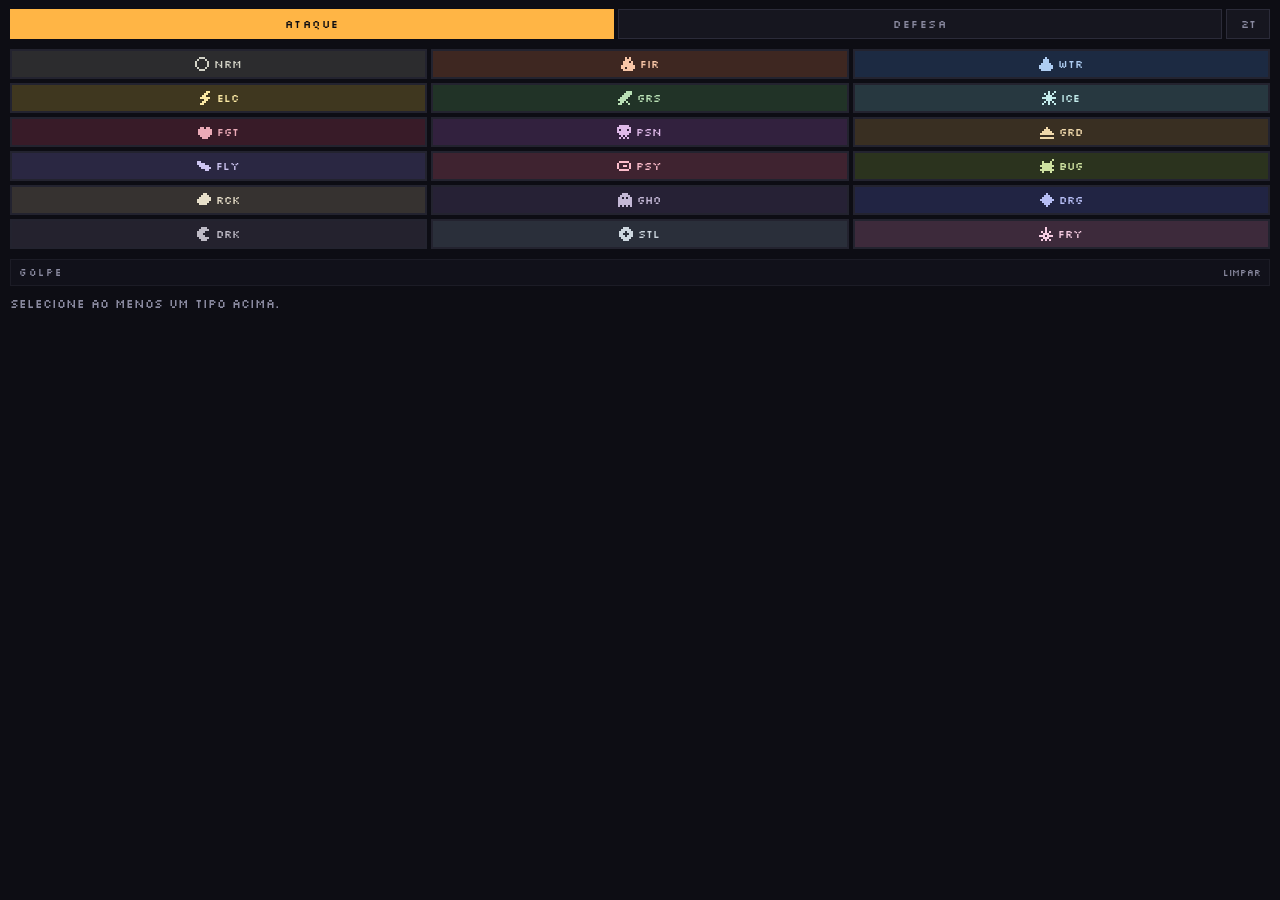
<file: index.html>
<!DOCTYPE html>
<html lang="pt-BR">

<head>
    <meta charset="UTF-8">
    <meta name="viewport" content="width=device-width, initial-scale=1.0">
    <title>Calculadora de Matchups de Tipo</title>
    <link rel="stylesheet" href="pixel-theme.css">
    <link rel="stylesheet" href="components/type-tag.css">
    <link rel="stylesheet" href="components/update-notice.css">
    <style>
        * { box-sizing: border-box; }
        body { margin: 0; background: var(--px-bg); color: var(--px-text); font-family: var(--px-font-body); font-size: 12px; padding: 9px 10px 14px; }
        .calc-screen { display: flex; flex-direction: column; gap: 10px; }
        .mode-row { display: flex; gap: 4px; }
        .mode-btn { flex: 1; padding: 7px 0; letter-spacing: 1.5px; }
        #include-dual { width: 44px; }
        #include-dual[aria-pressed="true"] { background: var(--px-accent); border-color: var(--px-accent); color: var(--px-on-dark); }
        .type-grid { display: grid; grid-template-columns: repeat(3, 1fr); gap: 4px; }
        .type-cell { height: 30px; display: flex; align-items: center; justify-content: center; gap: 5px; border: 2px solid var(--px-border); padding: 0; cursor: pointer; font-family: var(--px-font-mono); font-size: 11px; }
        .type-cell.selected { border-color: var(--px-accent); }
        .target-row { display: flex; align-items: center; gap: 6px; padding: 6px 8px; background: var(--px-bg-card); border: 1px solid var(--px-line); }
        .target-chips { display: flex; gap: 4px; flex: 1; }
        .clear-btn { font-family: var(--px-font-mono); font-size: 9px; background: none; border: none; color: var(--px-text-dim); padding: 0; cursor: pointer; }
        .hint { color: var(--px-text-dim); margin: 0; }
        #results { display: none; }
        .calc-rows { display: flex; flex-direction: column; gap: 7px; }
        .calc-row { display: flex; align-items: flex-start; gap: 7px; }
        .calc-mult { width: 38px; flex: 0 0 auto; font-family: var(--px-font-mono); font-size: 12px; padding: 7px 0; text-align: center; }
        .calc-types { flex: 1; display: flex; flex-wrap: wrap; gap: 4px; align-items: center; }
        .calc-more { font-family: var(--px-font-mono); font-size: 10px; color: var(--px-text-dim); padding: 4px 6px; background: var(--px-bg-btn2); }
    </style>
</head>

<body class="px-scroll">
    <div class="calc-screen">
        <div class="mode-row">
            <button type="button" class="px-btn mode-btn active" id="mode-ataque" data-mode="ataque" data-tip="Dano que o golpe selecionado causa em cada tipo defensor.">ATAQUE</button>
            <button type="button" class="px-btn mode-btn" id="mode-defesa" data-mode="defesa" data-tip="Dano que cada tipo de golpe causa no defensor selecionado.">DEFESA</button>
            <button type="button" class="px-btn" id="include-dual" aria-pressed="false" data-tip="Incluir combinações de dois tipos (ex: Água/Voador)">2T</button>
        </div>
        <div class="type-grid" id="type-grid"></div>
        <div class="target-row" data-tip="" id="target-row">
            <span class="px-label" id="target-label">GOLPE</span>
            <div class="target-chips" id="target-chips"></div>
            <button type="button" class="clear-btn" id="clear-selection">LIMPAR</button>
        </div>
        <p class="hint" id="hint">Selecione ao menos um tipo acima.</p>
        <div id="results"><div id="results-body"></div></div>
    </div>

    <script src="data/extension-storage.js"></script>
    <script src="components/tooltip.js"></script>
    <script src="components/update-notice.js"></script>
    <script src="components/pixel-icon.js"></script>
    <script src="components/type-tag.js"></script>
    <script src="components/type-chart-data.js"></script>
    <script src="components/shortcut-forwarder.js"></script>
    <script src="app.js"></script>

</body>

</html>
</file>
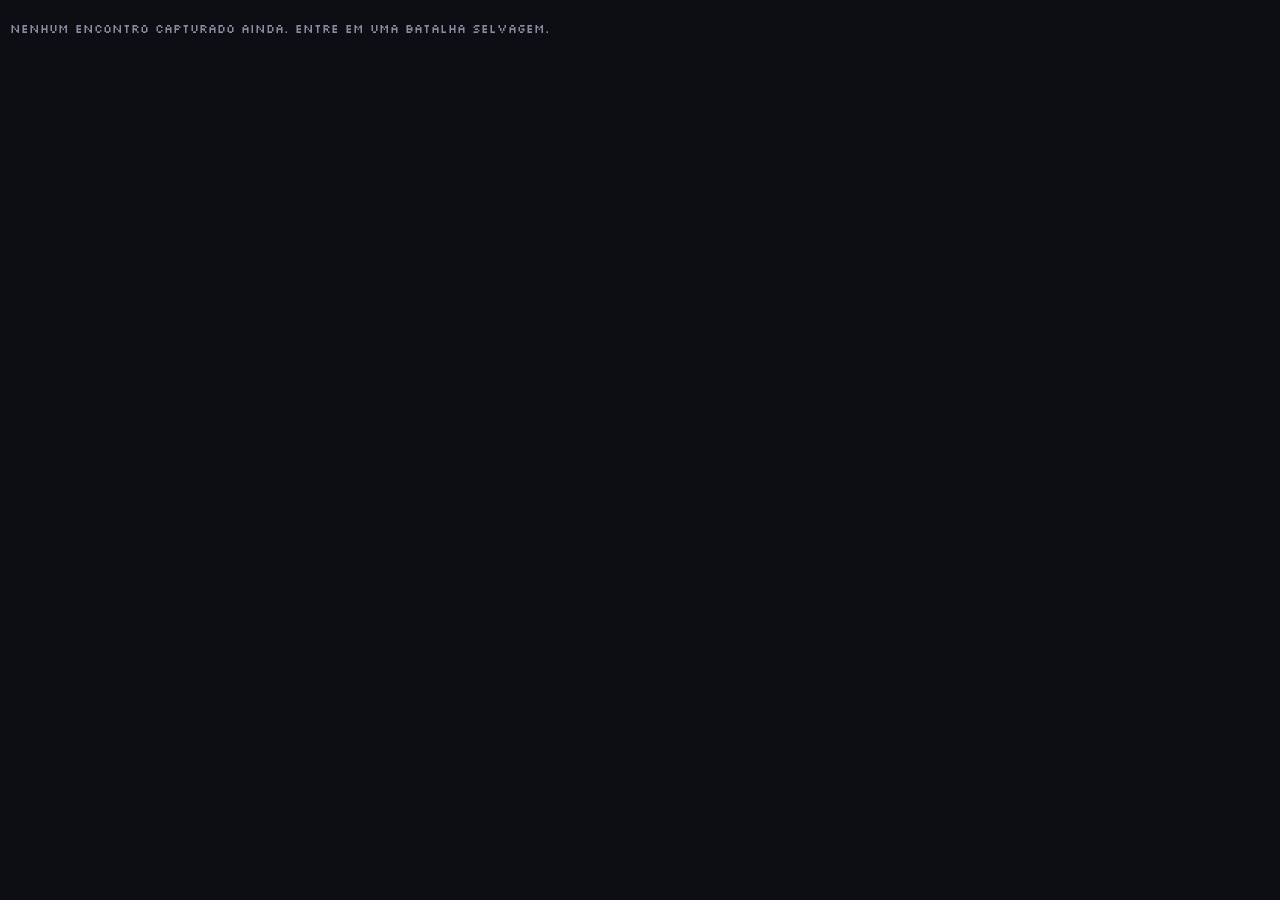
<file: battle.html>
<!DOCTYPE html>
<html lang="pt-BR">

<head>
    <meta charset="UTF-8">
    <title>Encontro atual</title>
    <link rel="stylesheet" href="pixel-theme.css">
    <link rel="stylesheet" href="components/nature-effect.css">
    <link rel="stylesheet" href="components/update-notice.css">
    <link rel="stylesheet" href="components/type-tag.css">
    <style>
        * { box-sizing: border-box; }
        body {
            margin: 0; background: var(--px-bg); color: var(--px-text);
            font-family: var(--px-font-body); font-size: 12px;
            padding: 9px 10px 14px;
        }
        .enc-screen { display: flex; flex-direction: column; gap: 10px; }
        .enc-head { display: flex; align-items: flex-start; gap: 9px; }
        .enc-sprite {
            width: 60px; height: 60px; flex: 0 0 auto;
            background: repeating-linear-gradient(45deg, #1a1a24 0 4px, #15151e 4px 8px);
            box-shadow: inset 0 0 0 1px var(--px-border);
            display: flex; align-items: center; justify-content: center;
            font-family: var(--px-font-mono); font-size: 7px; color: #4a4a5c;
        }
        img.enc-sprite { object-fit: contain; padding: 2px; }
        .enc-id { flex: 1; min-width: 0; display: flex; flex-direction: column; gap: 5px; }
        .enc-name-row { display: flex; align-items: baseline; gap: 6px; }
        .enc-name { font-family: var(--px-font-mono); font-size: 15px; font-weight: 700; color: var(--px-text-hi); letter-spacing: .5px; white-space: nowrap; overflow: hidden; text-overflow: ellipsis; text-transform: uppercase; }
        .enc-level { font-size: 16px; color: var(--px-text-dim); white-space: nowrap; }
        .enc-gender-f { color: var(--px-female); font-size: 17px; }
        .enc-gender-m { color: var(--px-male); font-size: 17px; }
        .enc-types { display: flex; gap: 4px; }
        .enc-hp { display: flex; align-items: center; gap: 7px; }
        .enc-hp-track { flex: 1; height: 10px; background: var(--px-bg-track); box-shadow: inset 0 0 0 1px #26263a; position: relative; overflow: hidden; }
        .enc-hp-fill { position: absolute; left: 0; top: 0; bottom: 0; background: var(--px-good); }
        .enc-hp-fill[data-level="mid"] { background: var(--px-mid); }
        .enc-hp-fill[data-level="low"] { background: var(--px-bad); }
        .enc-hp-label { font-family: var(--px-font-mono); font-size: 10px; color: var(--px-text-dim); }
        .meta-grid { display: grid; grid-template-columns: 1fr 1fr; gap: 1px; background: var(--px-line); border: 1px solid var(--px-line); }
        .meta-cell { background: var(--px-bg-card); padding: 5px 7px; display: flex; flex-direction: column; gap: 1px; min-width: 0; }
        .meta-key { font-family: var(--px-font-mono); font-size: 8px; color: var(--px-text-dim); letter-spacing: .5px; white-space: nowrap; overflow: hidden; text-overflow: ellipsis; }
        .meta-val { font-size: 12px; line-height: 1.25; white-space: nowrap; overflow: hidden; text-overflow: ellipsis; color: var(--px-text-val); }
        .section { display: flex; flex-direction: column; gap: 5px; }
        .section-head { display: flex; align-items: center; gap: 7px; }
        .section-head .px-label { white-space: nowrap; }
        .section-head::after { content: ''; flex: 1; height: 1px; background: var(--px-line); }
        .section-head .head-extra { font-family: var(--px-font-mono); font-size: 10px; }
        .ivs-grid6 { display: grid; grid-template-columns: repeat(6, 1fr); gap: 3px; }
        .iv-cell { display: flex; flex-direction: column; align-items: center; gap: 3px; background: var(--px-bg-card); padding: 4px 0; }
        .iv-key { font-family: var(--px-font-mono); font-size: 11px; color: var(--px-text-soft); }
        .iv-cell .px-bar { width: 78%; }
        .iv-num { font-family: var(--px-font-mono); font-size: 12px; line-height: 1; }
        .iv-stat { font-size: 12px; line-height: 1; color: var(--px-text-val); }
        .best-box { border: 1px solid var(--px-best-border); background: linear-gradient(#1b1509, #15110a); padding: 7px 9px; display: flex; flex-direction: column; gap: 6px; }
        .best-head { display: flex; align-items: center; gap: 7px; font-family: var(--px-font-mono); font-size: 10px; color: var(--px-accent); letter-spacing: 1.5px; }
        .best-head::after { content: ''; flex: 1; height: 1px; background: var(--px-best-border); }
        .best-row { display: flex; align-items: center; gap: 7px; }
        .best-mon { font-family: var(--px-font-mono); font-size: 11px; color: var(--px-text-hi); white-space: nowrap; overflow: hidden; text-overflow: ellipsis; text-transform: uppercase; }
        .best-detail { flex: 1; min-width: 0; display: flex; flex-direction: column; gap: 3px; }
        .best-line { display: flex; align-items: center; justify-content: space-between; flex-wrap: wrap; gap: 6px; }
        .best-badges { display: flex; align-items: center; gap: 4px; }
        .best-badge { font-family: var(--px-font-mono); font-size: 10px; padding: 3px 6px; }
        .badge-neutral { background: var(--px-bg-badge); color: var(--px-text-val); }
        .badge-stab { background: var(--px-best-border); color: var(--px-accent); }
        .slot-num { width: 16px; height: 16px; flex: 0 0 auto; display: flex; align-items: center; justify-content: center; background: rgba(0,0,0,.35); font-family: var(--px-font-mono); font-size: 9px; }
        .chip-row { display: flex; flex-wrap: wrap; gap: 3px; }
        .move-item { background: var(--px-bg-card); display: flex; flex-direction: column; }
        .move-main { display: flex; align-items: center; gap: 7px; padding: 5px 7px; }
        .move-type-box { width: 26px; height: 26px; flex: 0 0 auto; display: flex; align-items: center; justify-content: center; }
        .move-info { flex: 1; min-width: 0; display: flex; flex-direction: column; gap: 1px; }
        .move-name { flex: 1 1 auto; min-width: 0; font-size: 12px; line-height: 1.1; white-space: nowrap; overflow: hidden; text-overflow: ellipsis; }
        .move-name-row { display: flex; align-items: center; gap: 5px; min-width: 0; }
        .move-seen { flex: 0 0 auto; font-family: var(--px-font-mono); font-size: 8px; letter-spacing: .5px; color: var(--px-good); border: 1px solid var(--px-good); padding: 1px 4px; }
        .move-sub { font-size: 11px; line-height: 1.1; }
        .move-mult { font-family: var(--px-font-mono); font-size: 11px; padding: 3px 5px; }
        .move-expand { width: 26px; height: 26px; flex: 0 0 auto; background: var(--px-bg-track); border: 1px solid var(--px-border-btn); color: var(--px-text-val); font-family: var(--px-font-mono); font-size: 11px; padding: 0; cursor: pointer; }
        .move-expand.open { background: var(--px-accent); color: var(--px-on-dark); }
        .move-detail { display: flex; flex-direction: column; gap: 4px; padding: 0 7px 8px; }
        .eff-row { display: flex; align-items: flex-start; gap: 6px; }
        .eff-mult { width: 34px; flex: 0 0 auto; font-family: var(--px-font-mono); font-size: 11px; padding: 5px 0; text-align: center; }
        .eff-types { flex: 1; display: flex; flex-wrap: wrap; gap: 3px; }
        .status-note { font-size: 12px; color: #9a9ab0; }
        .rows { display: flex; flex-direction: column; }
        .row { display: flex; justify-content: space-between; gap: 10px; padding: 4px 0; border-bottom: 1px solid var(--px-line); }
        .row:last-child { border-bottom: none; }
        .row .label { color: var(--px-text-dim); }
        .row .value { text-align: right; color: var(--px-text-val); }
        .ball-rate { color: var(--px-male); }
        .stage.up { color: var(--px-good); }
        .stage.down { color: var(--px-bad); }
        .gotcha { padding: 12px; text-align: center; }
        .gotcha-badge { display: inline-block; padding: 9px 14px; background: var(--px-good); color: var(--px-on-dark); font-family: var(--px-font-mono); }
        .empty { color: var(--px-text-dim); }
    </style>
</head>

<body>
    <div id="content">
        <p class="empty">Nenhum encontro capturado ainda. Entre em uma batalha selvagem.</p>
    </div>
    <script src="data/extension-storage.js"></script>
    <script src="data/constants.js"></script>
    <script src="components/tooltip.js"></script>
    <script src="components/update-notice.js"></script>
    <script src="components/nature-effect.js"></script>
    <script src="components/ability-info.js"></script>
    <script src="components/iv-evaluation.js"></script>
    <script src="components/catch-rate.js"></script>
    <script src="components/pixel-icon.js"></script>
    <script src="components/type-tag.js"></script>
    <script src="components/type-chart-data.js"></script>
    <script src="data/move-types.js"></script>
    <script src="data/move-status.js"></script>
    <script src="data/move-details.js"></script>
    <script src="components/shortcut-forwarder.js"></script>
    <script src="battle.js"></script>
</body>

</html>
</file>
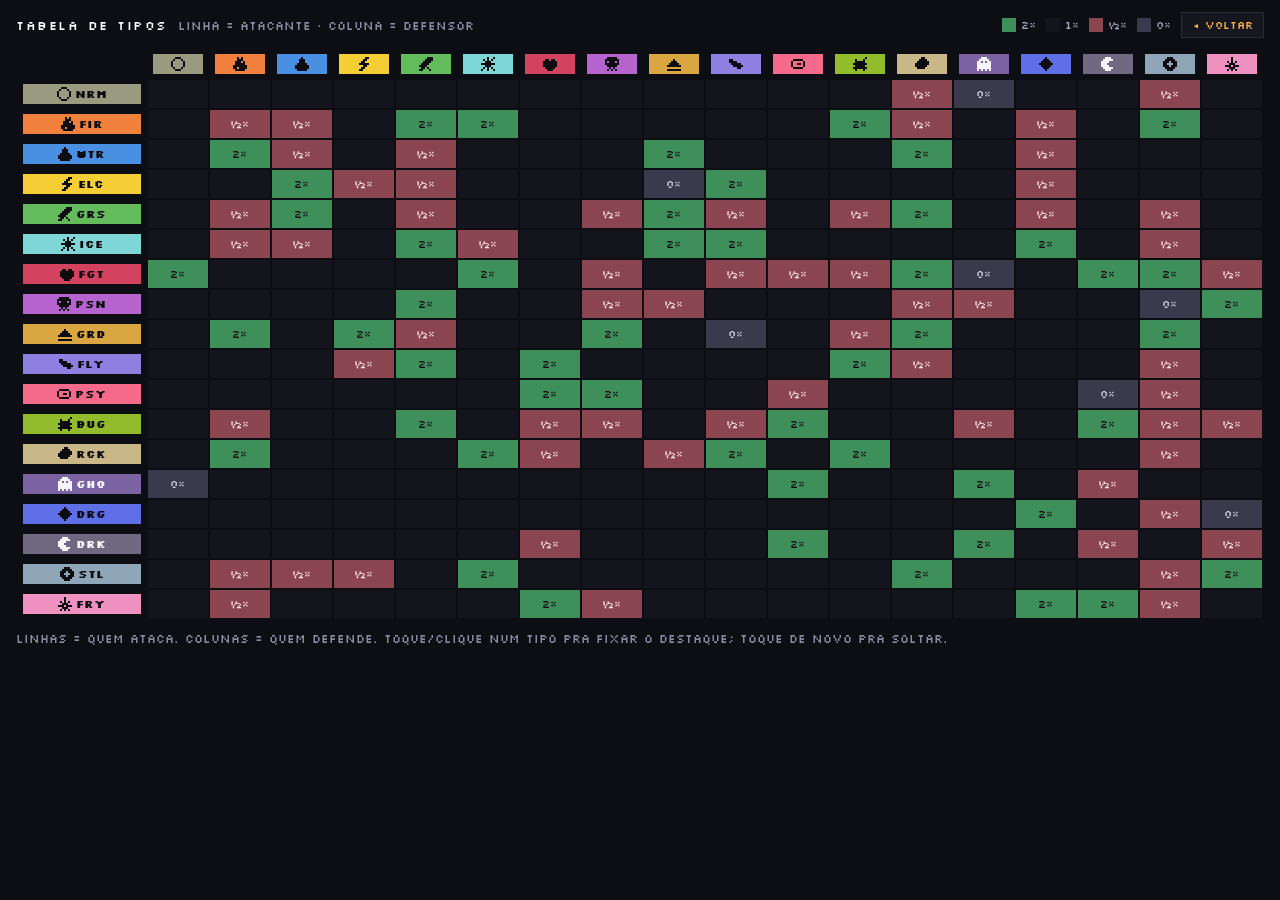
<file: chart.html>
<!DOCTYPE html>
<html lang="pt-BR">

<head>
    <meta charset="UTF-8">
    <meta name="viewport" content="width=device-width, initial-scale=1.0">
    <title>Tabela de Tipos</title>
    <link rel="stylesheet" href="pixel-theme.css">
    <link rel="stylesheet" href="components/type-tag.css">
    <link rel="stylesheet" href="components/update-notice.css">
    <style>
        * {
            box-sizing: border-box;
        }

        body {
            margin: 0;
            background: var(--px-bg);
            color: var(--px-text);
            font-family: var(--px-font-body);
            font-size: 12px;
            padding: 12px 16px 16px;
        }

        /* ---- barra de topo ---- */
        .chart-top {
            display: flex;
            align-items: center;
            gap: 10px;
            flex-wrap: wrap;
            margin-bottom: 10px;
        }

        .chart-title {
            font-family: var(--px-font-mono);
            font-size: 13px;
            letter-spacing: 1.5px;
            color: var(--px-text-hi);
            white-space: nowrap;
        }

        .chart-caption {
            font-size: 12px;
            color: var(--px-text-dim);
            flex: 1;
            min-width: 0;
            white-space: nowrap;
            overflow: hidden;
            text-overflow: ellipsis;
        }

        .chart-legend {
            display: flex;
            gap: 10px;
            align-items: center;
            font-family: var(--px-font-mono);
            font-size: 11px;
            color: var(--px-text-soft);
        }

        .legend-item {
            display: flex;
            align-items: center;
            gap: 5px;
        }

        .legend-swatch {
            width: 14px;
            height: 14px;
            display: inline-block;
        }


        /* ---- tabela completa interativa ---- */
        .chart-scroll {
            overflow-x: auto;
        }

        table.type-chart {
            border-collapse: separate;
            border-spacing: 2px;
            /* no modo full a tabela ocupa toda a área disponível em vez de
               encolher pro conteúdo e deixar um vazio à direita */
            width: 100%;
        }

        table.type-chart th,
        table.type-chart td {
            text-align: center;
            padding: 4px 5px;
            font-family: var(--px-font-mono);
            font-size: 11px;
            border: 0;
            transition: opacity .1s;
        }

        table.type-chart th.corner,
        table.type-chart th.col-head,
        table.type-chart th.row-head {
            position: sticky;
            background: var(--px-bg);
        }

        table.type-chart th.corner {
            top: 0;
            left: 0;
            z-index: 3;
        }

        table.type-chart th.col-head {
            top: 0;
            z-index: 2;
            cursor: pointer;
        }

        table.type-chart th.row-head {
            left: 0;
            z-index: 1;
            cursor: pointer;
        }

        .chart-cell.mult-1 {
            background: var(--px-bg-cell);
            color: transparent;
        }

        table.type-chart td.dim,
        table.type-chart th.dim {
            opacity: 0.28;
        }

        table.type-chart td.hl,
        table.type-chart th.hl {
            outline: 2px solid var(--px-accent);
            outline-offset: -2px;
        }





        .hint {
            color: var(--px-text-dim);
            font-size: 12px;
            line-height: 1.5;
            margin: 10px 0 0;
        }
    </style>
</head>

<body class="px-scroll">
    <div class="chart-top">
        <span class="chart-title">TABELA DE TIPOS</span>
        <span class="chart-caption" id="chart-caption">linha = atacante · coluna = defensor</span>
        <span class="chart-legend">
            <span class="legend-item"><span class="legend-swatch mult-2"></span>2×</span>
            <span class="legend-item"><span class="legend-swatch" style="background:#14141d"></span>1×</span>
            <span class="legend-item"><span class="legend-swatch mult-0-5"></span>½×</span>
            <span class="legend-item"><span class="legend-swatch mult-0"></span>0×</span>
        </span>
        <button type="button" class="px-btn px-btn-accent" id="chart-back">◂ VOLTAR</button>
    </div>


    <div class="chart-scroll">
        <table class="type-chart" id="type-chart"></table>
    </div>
    <p class="hint">Linhas = quem ataca. Colunas = quem defende. Toque/clique num tipo pra fixar o destaque; toque de
        novo pra soltar.</p>

    <script src="data/extension-storage.js"></script>
    <script src="components/tooltip.js"></script>
    <script src="components/update-notice.js"></script>
    <script src="components/pixel-icon.js"></script>
    <script src="components/type-tag.js"></script>
    <script src="components/type-chart-data.js"></script>
    <script src="components/shortcut-forwarder.js"></script>
    <script src="chart.js"></script>

</body>

</html>
</file>
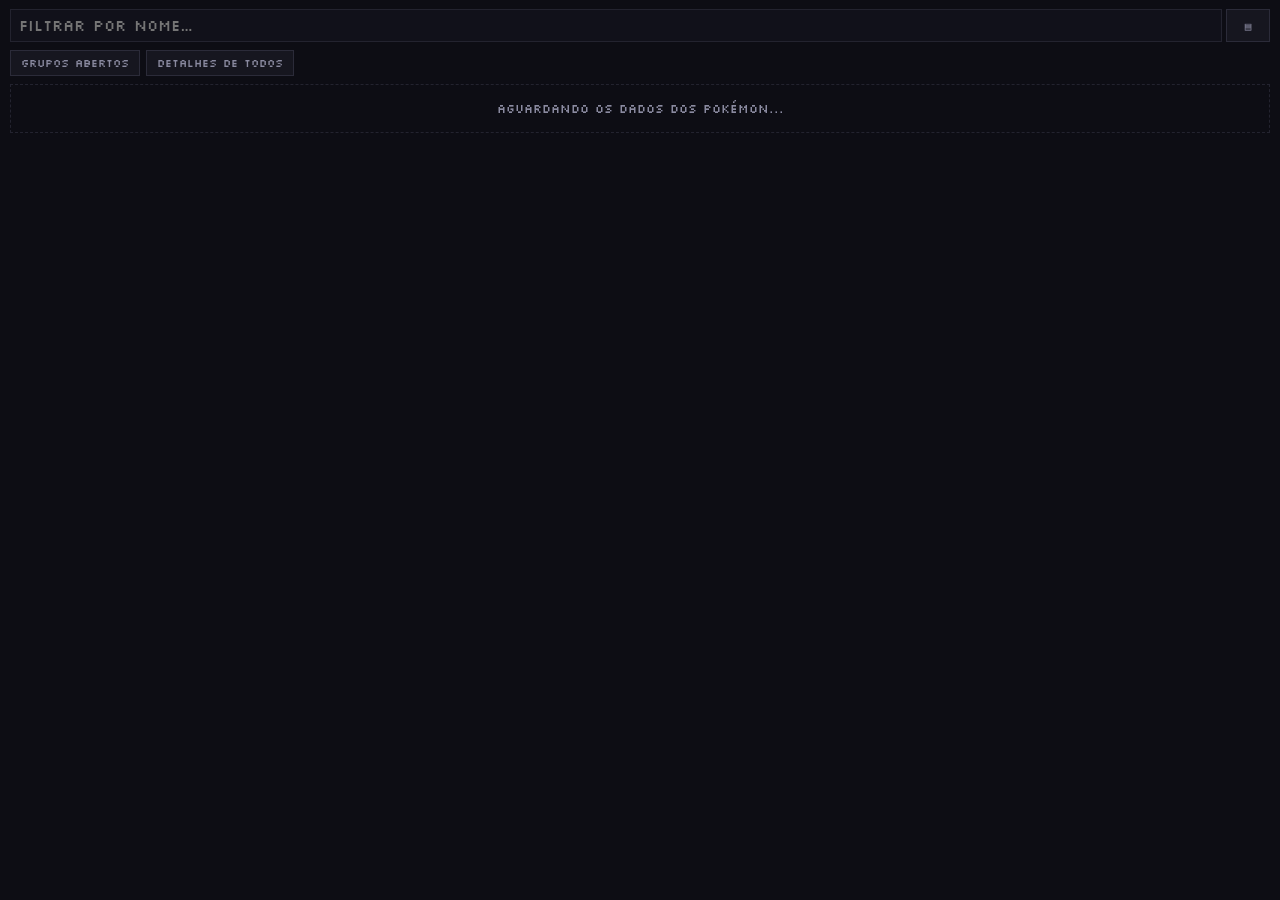
<file: myPokemons.html>
<!DOCTYPE html>
<html lang="pt-BR">
<head>
    <meta charset="UTF-8">

    <meta
        name="viewport"
        content="width=device-width, initial-scale=1.0"
    >

    <title>Meus Pokémon</title>

    <link
        rel="stylesheet"
        href="pixel-theme.css"
    >

    <link rel="stylesheet" href="components/type-tag.css">
    <link rel="stylesheet" href="components/nature-effect.css">
    <link rel="stylesheet" href="components/pokemon-filters.css">
    <link rel="stylesheet" href="components/update-notice.css">

    <style>
        * { box-sizing: border-box; }
        body { margin: 0; padding: 9px 10px 14px; background: var(--px-bg); color: var(--px-text); font-family: var(--px-font-body); font-size: 12px; }
        .page-container { width: 100%; }
        .pokemon-toolbar { display: grid; gap: 8px; margin-bottom: 8px; }
        .pokemon-toolbar-main { display: grid; grid-template-columns: minmax(0, 1fr) 44px; gap: 4px; }
        /* linha com os dois botões de expandir tudo (grupos + fita não faz
           parte do CSS base do brief — precisa de um wrapper pra ficarem
           lado a lado, já que .pokemon-toolbar só empilha filhos diretos) */
        .pokemon-toolbar-actions { display: flex; gap: 6px; flex-wrap: wrap; }
        .px-btn[aria-pressed="true"] { background: var(--px-accent); border-color: var(--px-accent); color: var(--px-on-dark); }

        .pokemon-group-toggle { display: flex; align-items: center; gap: 7px; width: 100%; border: 0; background: none; color: inherit; font: inherit; padding: 0; cursor: pointer; }
        .group-title { font-family: var(--px-font-mono); font-size: 10px; color: var(--px-accent); letter-spacing: 1.5px; text-transform: uppercase; }
        .group-rule { flex: 1; height: 1px; background: var(--px-line); }
        .group-counter { font-family: var(--px-font-mono); font-size: 10px; color: var(--px-text-dim); }
        .pokemon-group { margin-bottom: 8px; }

        .pokemon-list { display: grid; grid-template-columns: repeat(auto-fill, minmax(260px, 1fr)); align-items: start; gap: 6px; margin: 6px 0 12px; }
        .pokemon-card { background: var(--px-bg-card); border: 1px solid var(--px-line); border-left: 4px solid var(--card-type-color, var(--px-border)); padding: 6px 8px; display: flex; flex-direction: column; gap: 7px; min-width: 0; }
        .pokemon-card-toggle { display: flex; align-items: center; gap: 8px; width: 100%; border: 0; background: none; color: inherit; font: inherit; text-align: left; padding: 0; cursor: pointer; }
        .pokemon-icon { width: 38px; height: 38px; flex: 0 0 auto; background: repeating-linear-gradient(45deg, #1a1a24 0 4px, #15151e 4px 8px); box-shadow: inset 0 0 0 1px var(--px-border); object-fit: contain; display: flex; align-items: center; justify-content: center; }
        .pokemon-id-col { flex: 1; min-width: 0; display: flex; flex-direction: column; gap: 4px; }
        .pokemon-name { font-family: var(--px-font-mono); font-size: 11px; color: #f0f0f6; display: flex; align-items: baseline; gap: 5px; min-width: 0; }
        .pokemon-name-text { min-width: 0; overflow: hidden; text-overflow: ellipsis; white-space: nowrap; text-transform: uppercase; }
        .pokemon-gender-f { color: var(--px-female); }
        .pokemon-gender-m { color: var(--px-male); }
        .pokemon-chips { display: flex; gap: 3px; }
        .pokemon-right { text-align: right; display: flex; flex-direction: column; gap: 3px; align-items: flex-end; }
        .pokemon-level { font-size: 12px; color: var(--px-text-val); }
        .pokemon-ivbar { display: flex; align-items: center; gap: 4px; }
        .pokemon-ivbar .px-bar { width: 34px; }
        .pokemon-ivbar-label { font-family: var(--px-font-mono); font-size: 9px; width: 34px; text-align: right; }
        .pokemon-details { display: flex; flex-direction: column; gap: 6px; padding-top: 6px; border-top: 1px solid var(--px-line); }
        .detail-row { display: flex; gap: 6px; min-width: 0; align-items: baseline; }
        .detail-key { font-family: var(--px-font-mono); font-size: 8px; color: var(--px-text-dim); width: 62px; flex: 0 0 auto; text-transform: uppercase; }
        .detail-val { font-size: 12px; color: var(--px-text-val); white-space: nowrap; overflow: hidden; text-overflow: ellipsis; min-width: 0; }
        /* habilidade injeta o ⓘ padrão (components/tooltip.js) —
           sem isso o ícone fica cortado pelo ellipsis da linha */
        .detail-val[data-ability] { overflow: visible; white-space: normal; }
        .nat-mod { font-family: var(--px-font-mono); font-size: 8px; padding: 2px 4px; background: var(--px-bg-btn2); }
        /* regras .iv-rating[data-rating] moradas em pixel-theme.css — battle.js
           também renderiza PokemonIvEvaluation.html(foe) e precisa delas. */
        .pokemon-iv-grid { display: grid; grid-template-columns: repeat(6, 1fr); gap: 3px; }
        .pokemon-iv { display: flex; flex-direction: column; align-items: center; gap: 2px; background: var(--px-bg-btn2); padding: 3px 0; }
        .pokemon-iv .k { font-family: var(--px-font-mono); font-size: 8px; color: var(--px-text-dim); }
        .pokemon-iv .v { font-family: var(--px-font-mono); font-size: 10px; }
        .moves-head { display: flex; align-items: center; gap: 7px; margin-top: 2px; }
        .moves-head::after { content: ''; flex: 1; height: 1px; background: var(--px-line); }
        .pokemon-move { display: flex; align-items: center; gap: 7px; background: var(--px-bg-btn2); padding: 4px 6px; }
        .pokemon-move-type { width: 24px; height: 24px; flex: 0 0 auto; display: flex; align-items: center; justify-content: center; }
        .pokemon-move-name { flex: 1; min-width: 0; font-size: 12px; white-space: nowrap; overflow: hidden; text-overflow: ellipsis; }
        .pokemon-move-category { font-family: var(--px-font-mono); font-size: 9px; }
        .pokemon-move-pp { font-family: var(--px-font-mono); font-size: 9px; color: var(--px-text-dim); width: 44px; text-align: right; }
        .empty { margin: 0; padding: 16px; border: 1px dashed var(--px-border); text-align: center; color: var(--px-text-dim); }
        [hidden] { display: none !important; }
        body.full .pokemon-list { grid-template-columns: repeat(auto-fill, minmax(300px, 1fr)); }
    </style>
</head>

<body>
    <main class="page-container">
        <div class="pokemon-toolbar">
            <div class="pokemon-toolbar-main">
                <input type="search" class="px-input pokemon-filter" id="pokemon-name-filter" placeholder="Filtrar por nome…" aria-label="Filtrar Pokémon por nome">
                <button type="button" class="px-btn pokemon-advanced-toggle" id="toggle-advanced-filters" aria-pressed="false" data-tip="Filtros avançados: tipo, nível, IVs, natureza, item, gênero.">▤</button>
            </div>
            <div class="pokemon-toolbar-actions">
                <button type="button" class="px-btn" id="expand-all-groups" aria-pressed="false" data-tip="Expande ou recolhe todos os grupos (Meu Time e Caixas) de uma vez.">GRUPOS ABERTOS</button>
                <button type="button" class="px-btn" id="expand-all-pokemon" aria-pressed="false" data-tip="Abre os detalhes de todos os Pokémon de uma vez. Cada grupo abre e fecha pelo próprio título.">DETALHES DE TODOS</button>
            </div>
            <div class="pokemon-advanced-filters" id="pokemon-advanced-filters" hidden></div>
        </div>

        <div id="content">
            <p class="empty">
                Aguardando os dados dos Pokémon...
            </p>
        </div>
    </main>

    <script src="data/extension-storage.js"></script>
    <script src="components/tooltip.js"></script>
    <script src="components/update-notice.js"></script>
    <script src="components/pixel-icon.js"></script>
    <script src="components/type-tag.js"></script>
    <script src="components/nature-effect.js"></script>
    <script src="components/ability-info.js"></script>
    <script src="components/iv-evaluation.js"></script>
    <script src="components/pokemon-filters.js"></script>
    <script src="data/constants.js"></script>
    <script src="components/shortcut-forwarder.js"></script>
    <script src="myPokemons.js"></script>
</body>
</html>
</file>
<file: pixel-theme.css>
@font-face {
    font-family: "Silkscreen";
    font-style: normal;
    font-weight: 400;
    font-display: swap;
    src: url("[data-uri]") format("woff2");
}

@font-face {
    font-family: "Silkscreen";
    font-style: normal;
    font-weight: 700;
    font-display: swap;
    src: url("[data-uri]") format("woff2");
}


/* --------------------------------------------------------------------- 
   Design system v2 (mockup 2026-08): tokens px-*, tipos, multiplicadores.
   Fonte: Silkscreen (corpo, labels e números).
--------------------------------------------------------------------- */
:root {
    --px-bg-bar: #08080d;
    --px-bg: #0d0d14;
    --px-bg-card: #11111a;
    --px-bg-btn: #12121b;
    --px-bg-cell: #14141d;
    --px-bg-btn2: #16161f;
    --px-bg-track: #1a1a24;
    --px-bg-badge: #2a2a36;
    --px-line: #1c1c26;
    --px-border: #23232f;
    --px-border-btn: #2b2b39;
    --px-border-tip: #3a3a4c;
    --px-text-hi: #ffffff;
    --px-text: #e6e6f0;
    --px-text-val: #c8c8dc;
    --px-text-soft: #a8a8c0;
    --px-text-dim: #8a8aa0;
    --px-on-dark: #0c0c11;
    --px-accent: #ffb545;
    --px-accent-hover: #ffd08a;
    --px-good: #63bb5b;
    --px-bad: #ea6f83;
    --px-female: #f56a8a;
    --px-male: #4a90e2;
    --px-mid: #d9a642;
    --px-best-border: #4a3a12;
    --px-font-body: 'Silkscreen', monospace;
    --px-font-mono: 'Silkscreen', monospace;
}

.px-label {
    font-family: var(--px-font-mono);
    font-size: 10px;
    color: var(--px-text-dim);
    letter-spacing: 1.5px;
    text-transform: uppercase;
}
.px-rule { display: flex; align-items: center; gap: 7px; }
.px-rule::after { content: ''; flex: 1; height: 1px; background: var(--px-line); }

.px-btn {
    font-family: var(--px-font-mono);
    font-size: 11px;
    background: var(--px-bg-btn2);
    border: 1px solid var(--px-border-btn);
    color: var(--px-text-dim);
    border-radius: 0;
    padding: 5px 10px;
    cursor: pointer;
}
.px-btn.active { background: var(--px-accent); border-color: var(--px-accent); color: var(--px-on-dark); }
.px-btn.px-btn-accent { color: var(--px-accent); }
.px-btn:disabled, .px-btn[aria-disabled="true"] { opacity: .4; cursor: not-allowed; }

.px-toggle {
    width: 40px; height: 22px;
    border: 1px solid var(--px-border-btn);
    background: var(--px-bg-btn2);
    padding: 0; display: flex; align-items: center; justify-content: flex-start;
    cursor: pointer;
}
.px-toggle::after { content: ''; width: 16px; height: 16px; margin: 0 2px; background: var(--px-text-dim); }
.px-toggle[aria-checked="true"] { background: #3f8f5a; justify-content: flex-end; }
.px-toggle[aria-checked="true"]::after { background: var(--px-on-dark); }

.px-bar { display: block; height: 5px; background: var(--px-bg-track); }
/* span inline ignora width/height — sem display block o preenchimento não renderiza */
.px-bar-fill { display: block; height: 100%; }

/* grade da avaliação de IVs (PokemonIvEvaluation.html) — usada tanto em
   myPokemons.html (card do Pokémon) quanto em battle.js (avaliação do
   oponente); cores mapeadas pros tokens px-* que batem com a paleta antiga */
.iv-rating[data-rating="ruim"] { color: var(--px-bad); }
.iv-rating[data-rating="medio"] { color: var(--px-mid); }
.iv-rating[data-rating="bom"] { color: var(--px-good); }
.iv-rating[data-rating="muito-bom"] { color: var(--px-male); }
.iv-rating[data-rating="excelente"] { color: var(--t-fairy); }

.px-input {
    background: var(--px-bg-card);
    border: 1px solid var(--px-border);
    color: var(--px-text);
    font-family: var(--px-font-body);
    font-size: 15px;
    padding: 6px 8px;
    border-radius: 0;
    outline: none;
}

.mult-4 { background: #2f9e5e; color: #0c0c11; }
.mult-2 { background: #3f8f5a; color: #0c0c11; }
.mult-1 { background: #2a2a36; color: #a8a8c0; }
.mult-0-5 { background: #8a4550; color: #ffe0e4; }
.mult-0-25 { background: #6e3540; color: #ffe0e4; }
.mult-0 { background: #3a3a4c; color: #cfcfe0; }

@keyframes px-blip { 0%, 100% { opacity: 1; } 50% { opacity: .35; } }
.px-blip { width: 6px; height: 6px; background: var(--px-good); animation: px-blip 1.6s steps(2, end) infinite; }

.px-scroll::-webkit-scrollbar { width: 7px; height: 7px; }
.px-scroll::-webkit-scrollbar-track { background: var(--px-bg); }
.px-scroll::-webkit-scrollbar-thumb { background: #2e2e3c; }


/* ---------------------------------------------------------------------
   Pixel Theme (legado) — restam apenas as classes "pxl-" ainda em uso
   por componentes que não foram migrados pro visual v2/px-*:
   .pxl-btn/.pxl-btn-sm/.pxl-input (components/pokemon-filters.js, via
   overrides escopados em pokemon-filters.css), .pxl-bubble (content.js)
   e .pxl-pokeball (myPokemons.js). O restante do tema legado (badges,
   painel, dialogue box, HP gauge, ícones) foi removido na task 9 por
   não ter mais consumidores. A fonte pixelada legada (usada só por essas
   classes) também foi trocada pro token --px-font-mono (Silkscreen), já
   que nenhum lugar mais precisava do glifo antigo — o @font-face grande
   dela foi removido junto.
--------------------------------------------------------------------- */

/* ---------------------------------------------------------------------
   Escala de tamanhos de texto — única fonte de verdade pra todo o app
   (index.html, battle.html, overlay do content.js), pra evitar valores
   soltos e inconsistentes entre telas.
--------------------------------------------------------------------- */
:root {
    --pxl-fs-2xs: 0.5rem;   /* números densos de tabela, notas aninhadas */
    --pxl-fs-xs: 0.58rem;   /* legendas/rótulos em caixa alta (h2 de painel, headers) */
    --pxl-fs-base: 0.7rem;  /* controles interativos (botões, inputs) */

    /* cores de tipo — usadas pelo componente de tag/pill (components/type-tag.js) */
    --t-normal: #9a9a80;
    --t-fire: #f0803c;
    --t-water: #4a90e2;
    --t-electric: #f5cd35;
    --t-grass: #63bb5b;
    --t-ice: #7fd6d6;
    --t-fighting: #d3425f;
    --t-poison: #b763cf;
    --t-ground: #d9a642;
    --t-flying: #8f7fe0;
    --t-psychic: #f56a8a;
    --t-bug: #92bc2c;
    --t-rock: #c9b787;
    --t-ghost: #7b62a3;
    --t-dragon: #5f6fe8;
    --t-dark: #6f6880;
    --t-steel: #8fa5b8;
    --t-fairy: #ee90c0;
}

/* ---- buttons ---- */
.pxl-btn {
    font-family: var(--px-font-mono);
    text-transform: uppercase;
    letter-spacing: 0.02em;
    font-size: var(--pxl-fs-base);
    line-height: 1.5;
    border: 3px solid #000;
    border-radius: 0;
    background: #3a3f52;
    color: #e8e9ee;
    box-shadow: 3px 3px 0 0 #000;
    padding: 10px 14px;
    cursor: pointer;
    image-rendering: pixelated;
    transition: transform .05s linear, box-shadow .05s linear, filter .1s linear;
}

.pxl-btn:hover:not(:disabled) {
    filter: brightness(1.12);
}

.pxl-btn:active:not(:disabled) {
    transform: translate(3px, 3px);
    box-shadow: 0 0 0 0 #000;
}

.pxl-btn:disabled {
    opacity: .45;
    cursor: not-allowed;
    filter: none;
}

.pxl-btn-sm {
    padding: 8px 9px;
    font-size: var(--pxl-fs-2xs);
    box-shadow: 2px 2px 0 0 #000;
    border-width: 2px;
}

.pxl-btn-sm:active:not(:disabled) {
    transform: translate(2px, 2px);
}

/* ---- round pixel bubble (hard-edged corners via clip-path) ---- */
.pxl-bubble {
    width: 100%;
    height: 100%;
    border: 3px solid #000;
    background: #21242f;
    color: #e8e9ee;
    cursor: pointer;
    display: flex;
    align-items: center;
    justify-content: center;
    font-size: 20px;
    clip-path: polygon(
        20% 0%, 80% 0%, 100% 20%, 100% 80%,
        80% 100%, 20% 100%, 0% 80%, 0% 20%
    );
}

/* ---- text/number inputs ---- */
.pxl-input {
    font-family: var(--px-font-mono);
    border: 2px solid #000;
    border-radius: 0;
    background: #21242f;
    color: #e8e9ee;
    box-shadow: 2px 2px 0 0 #000;
    padding: 8px 10px;
    font-size: var(--pxl-fs-base);
}

.pxl-input::placeholder {
    color: #9198ab;
}

.pxl-input:focus {
    outline: none;
    border-color: #ffb238;
    box-shadow: 2px 2px 0 0 #7a4f00;
}

/* ---- pokeball bullet, usable as a decorative marker/spinner ---- */
.pxl-pokeball {
    display: inline-block;
    width: 14px;
    height: 14px;
    border-radius: 50%;
    background:
        radial-gradient(circle at center, #fff 0 2px, #000 2px 3px, transparent 3px),
        linear-gradient(#ee1515 0 48%, #000 48% 52%, #fff 52% 100%);
    border: 1.5px solid #000;
    vertical-align: middle;
    flex: 0 0 auto;
}
</file>
<file: components/type-tag.css>
/* pill de tipo do design system v2: retangular, ícone pixel + abreviação */
.type-tag {
    display: inline-flex;
    align-items: center;
    gap: 5px;
    padding: 4px 7px;
    border-radius: 0;
    font-family: var(--px-font-mono);
    font-size: 10px;
    letter-spacing: .5px;
    line-height: 1;
    white-space: nowrap;
}
.type-tag.mini { padding: 2px 5px; font-size: 9px; gap: 4px; }
.type-tag .abbr { font-family: var(--px-font-mono); }
.type-icon-px { display: inline-flex; }
</file>
<file: components/update-notice.css>
.update-notice {
    max-width: 980px;
    margin: 0 auto 14px;
    padding: 9px 12px;
    border: 1px solid var(--px-accent, #ffb545);
    border-radius: 0;
    background: var(--px-bg-card, #11111a);
    color: var(--px-accent, #ffb545);
    font-family: var(--px-font-mono, 'Silkscreen', monospace);
    font-size: var(--pxl-fs-xs, 0.58rem);
    font-weight: 700;
    letter-spacing: 0.02em;
    text-transform: uppercase;
    line-height: 1.5;
    text-align: center;
    box-sizing: border-box;
}
</file>
<file: components/nature-effect.css>
.nature-effects {
    display: inline-flex;
    flex-wrap: wrap;
    justify-content: flex-end;
    gap: 4px 8px;
    margin-left: 8px;
    font-size: var(--pxl-fs-xs);
}

.nature-increase {
    color: #57c785;
}

.nature-decrease {
    color: #e2637a;
}

.nature-neutral {
    color: #f7d02c;
}
</file>
<file: components/pokemon-filters.css>
.pokemon-advanced-filters {
    padding: 14px;
    border: 1px solid var(--px-line);
    background: var(--px-bg-card);
}

.pokemon-filter-grid,
.nature-effect-fields {
    display: grid;
    grid-template-columns: repeat(auto-fit, minmax(150px, 1fr));
    gap: 10px;
}

.filter-field {
    display: flex;
    flex-direction: column;
    gap: 5px;
    min-width: 0;
}

.filter-field > span,
.pokemon-filter-section legend {
    color: var(--px-text-dim);
    font-family: var(--px-font-mono);
    font-size: var(--pxl-fs-xs);
    font-weight: 700;
    text-transform: uppercase;
}

.filter-field--checkbox {
    display: inline-flex;
    flex-direction: row;
    align-items: center;
    gap: 7px;
    cursor: pointer;
}

.filter-toggle-control {
    align-self: end;
    min-height: 34px;
    padding: 6px 9px;
    border: 1px solid var(--px-border);
    background: var(--px-bg-btn2);
}

.filter-toggle-control input {
    position: relative;
    width: 34px;
    height: 18px;
    margin: 0;
    appearance: none;
    border: 1px solid var(--px-border);
    background: var(--px-line);
}

.filter-toggle-control input::after {
    content: '';
    position: absolute;
    top: 2px;
    left: 2px;
    width: 10px;
    height: 10px;
    background: var(--px-text-dim);
}

.filter-toggle-control input:checked {
    background: #235c3c;
}

.filter-toggle-control input:checked::after {
    background: var(--px-good);
    transform: translateX(16px);
}

.pokemon-filter-section {
    min-width: 0;
    margin: 14px 0 0;
    padding: 12px 0 0;
    border: 0;
    border-top: 1px solid var(--px-border-btn);
}

.pokemon-filter-section legend {
    padding-right: 8px;
}

.filter-checks {
    display: flex;
    flex-wrap: wrap;
    gap: 10px 18px;
}

.type-filter-options {
    display: grid;
    grid-template-columns: repeat(auto-fit, minmax(80px, 1fr));
    gap: 6px;
    margin-top: 10px;
}

.type-filter-option {
    display: flex;
    align-items: center;
    gap: 5px;
    min-width: 0;
    padding: 4px 6px;
    border: 1px solid transparent;
    background: var(--px-bg-btn2);
    color: var(--px-text);
    font: inherit;
    font-size: var(--pxl-fs-xs);
    cursor: pointer;
}

.type-filter-option[aria-pressed="true"] {
    border-color: var(--px-accent);
    background: var(--px-line);
}

.type-filter-option span {
    overflow: hidden;
    text-overflow: ellipsis;
}

.filter-help {
    margin: 7px 0 0;
    color: var(--px-text-dim);
    font-size: var(--pxl-fs-xs);
}

.nature-autocomplete {
    position: relative;
    margin-top: 8px;
}

.nature-autocomplete input {
    width: 100%;
}

.nature-dropdown {
    display: none;
    position: absolute;
    z-index: 20;
    top: calc(100% + 4px);
    left: 0;
    right: 0;
    max-height: 240px;
    overflow-y: auto;
    border: 1px solid var(--px-border);
    background: var(--px-bg-btn2);
}

.nature-dropdown.open {
    display: block;
}

.nature-dropdown button,
.nature-dropdown > span {
    display: flex;
    width: 100%;
    padding: 8px;
    border: 0;
    border-bottom: 1px solid var(--px-border-btn);
    background: transparent;
    color: var(--px-text);
    font: inherit;
    text-align: left;
}

.nature-dropdown button {
    cursor: pointer;
}

.nature-dropdown button:hover {
    background: var(--px-line);
}

.nature-filter-chips {
    display: flex;
    flex-wrap: wrap;
    gap: 6px;
    margin-top: 8px;
}

.nature-filter-chip {
    display: inline-flex;
    align-items: center;
    padding: 5px 7px;
    border: 1px solid var(--px-border-btn);
    background: var(--px-bg-btn2);
}

.nature-filter-chip button {
    margin-left: 6px;
    padding: 0;
    border: 0;
    background: transparent;
    color: var(--px-bad);
    font: inherit;
    cursor: pointer;
}

.iv-filter-grid {
    display: grid;
    grid-template-columns: repeat(6, minmax(58px, 1fr));
    gap: 7px;
}

.iv-filter-grid label {
    display: flex;
    flex-direction: column;
    gap: 4px;
    color: var(--px-text-dim);
    font-family: var(--px-font-mono);
    font-size: var(--pxl-fs-xs);
}

.iv-filter-grid input {
    width: 100%;
    min-width: 0;
    padding: 6px 8px;
    border: 1px solid var(--px-border);
    border-radius: 0;
    background: var(--px-bg-card);
    color: var(--px-text);
    font-family: var(--px-font-body);
    font: inherit;
}

.pokemon-filter-actions {
    display: flex;
    justify-content: flex-end;
    gap: 8px;
    margin-top: 14px;
}

/* -----------------------------------------------------------------------
   pokemon-filters.js continua usando as classes v1 (.pxl-input/.pxl-btn)
   pra inputs/selects e pros botões Limpar/Aplicar — como o componente é
   compartilhado e não pode ser editado aqui, a rescala pro visual v2 (flat,
   borda 1px, Silkscreen) é feita via override escopado a este
   painel, sem mexer em pokemon-filters.js.
----------------------------------------------------------------------- */
.pokemon-advanced-filters .pxl-input {
    font-family: var(--px-font-body);
    border: 1px solid var(--px-border);
    border-radius: 0;
    background: var(--px-bg-card);
    color: var(--px-text);
    box-shadow: none;
    padding: 6px 8px;
    font-size: 12px;
}

.pokemon-advanced-filters .pxl-input::placeholder {
    color: var(--px-text-dim);
}

.pokemon-advanced-filters .pxl-input:focus {
    outline: none;
    border-color: var(--px-accent);
    box-shadow: none;
}

.pokemon-advanced-filters .pxl-btn {
    font-family: var(--px-font-mono);
    text-transform: none;
    letter-spacing: normal;
    font-size: 11px;
    line-height: 1.5;
    border: 1px solid var(--px-border-btn);
    border-radius: 0;
    background: var(--px-bg-btn2);
    color: var(--px-text-dim);
    box-shadow: none;
    padding: 5px 10px;
    image-rendering: auto;
}

.pokemon-advanced-filters .pxl-btn:hover:not(:disabled) {
    filter: none;
    border-color: var(--px-accent);
    color: var(--px-text);
}

.pokemon-advanced-filters .pxl-btn:active:not(:disabled) {
    transform: none;
    box-shadow: none;
}

@media (max-width: 520px) {
    .iv-filter-grid {
        grid-template-columns: repeat(3, minmax(58px, 1fr));
    }
}
</file>
